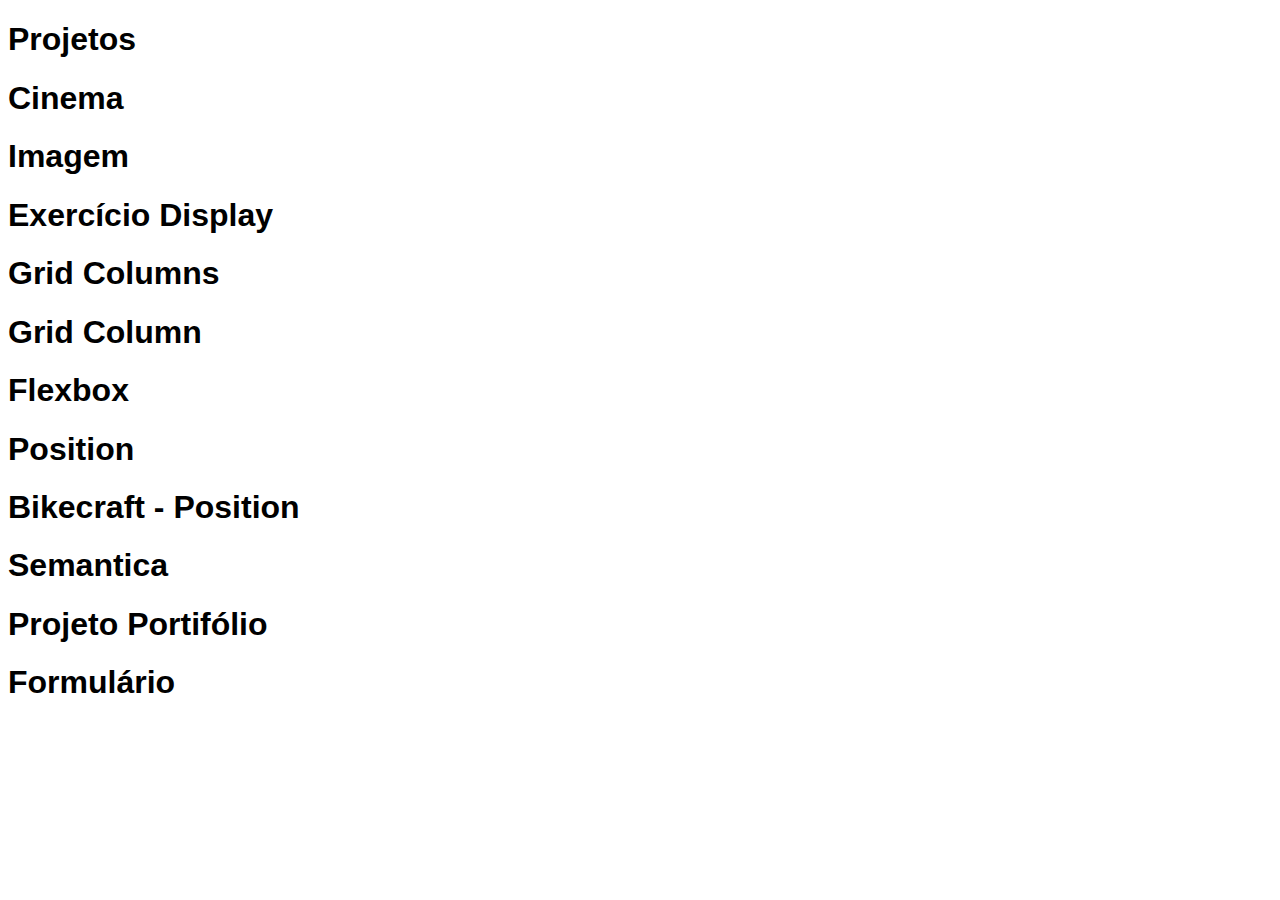
<file: index.html>
<!DOCTYPE html>
<html lang="en">

<head>
  <meta charset="UTF-8">
  <meta name="viewport" content="width=device-width, initial-scale=1.0">
  <link rel="stylesheet" href="./global.css">
  <title>Document</title>
</head>

<body>
  <h1>Projetos</h1>
  <h1><a href="/cinema/index.html">Cinema</a></h1>
  <h1><a href="/imagem/index.html">Imagem</a></h1>
  <h1><a href="/display-exercicio/index.html">Exercício Display</a></h1>
  <h1><a href="/grid-columns/index.html">Grid Columns</a></h1>
  <h1><a href="/grid-column/index.html">Grid Column</a></h1>
  <h1><a href="/flexbox/index.html">Flexbox</a></h1>
  <h1><a href="/position/index.html">Position</a></h1>
  <h1><a href="/exercicios/position/index.html">Bikecraft - Position</a></h1>
  <h1><a href="/semantica/index.html">Semantica</a></h1>
  <h1><a href="/projeto-portifolio/index.html">Projeto Portifólio</a></h1>
  <h1><a href="/formulario/index.html">Formulário</a></h1>
</body>

</html>
</file>
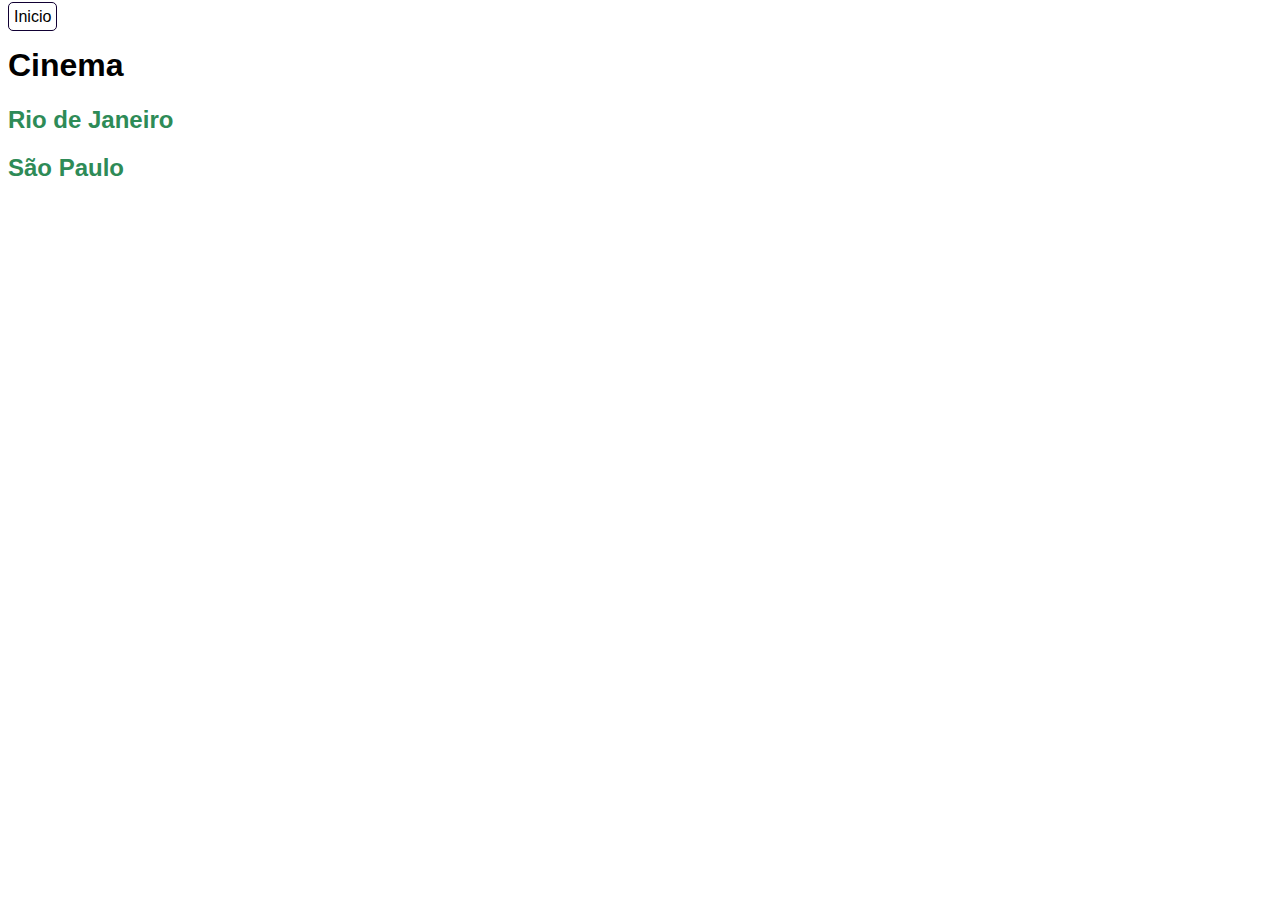
<file: cinema/index.html>
<!DOCTYPE html>
<html lang="en">

<head>
  <meta charset="UTF-8">
  <meta name="viewport" content="width=device-width, initial-scale=1.0">
  <link rel="stylesheet" href="./style.css">
  <title>Cinema</title>
</head>

<body>
  <a href="/index.html" class="inicio">Inicio</a>
  <h1>Cinema</h1>
  <h2><a href="./estados/rj.html">Rio de Janeiro</a></h2>
  <h2><a href="./estados/sp.html">São Paulo</a></h2>

</body>

</html>
</file>
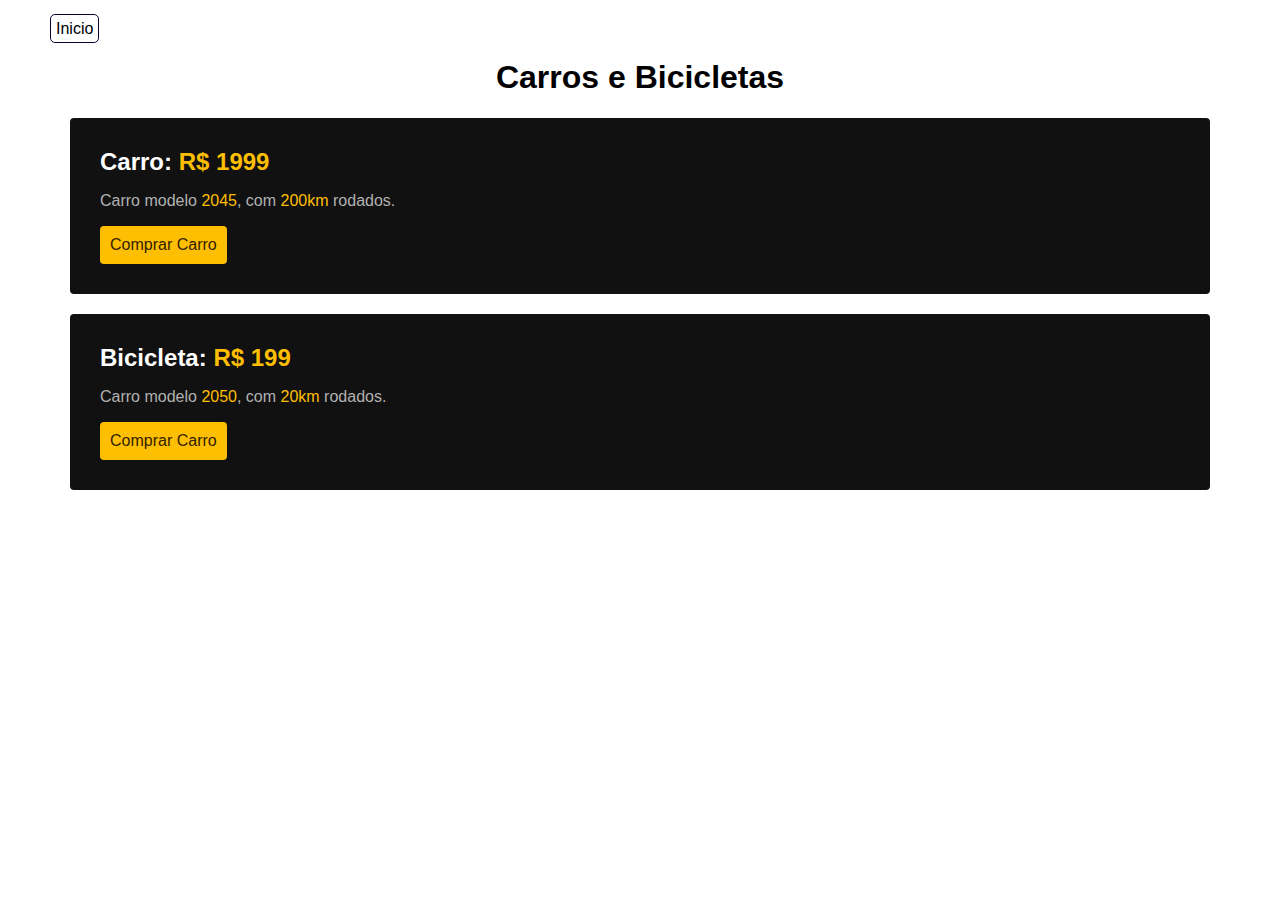
<file: display-exercicio/index.html>
<!DOCTYPE html>
<html lang="en">

<head>
  <meta charset="UTF-8">
  <meta name="viewport" content="width=device-width, initial-scale=1.0">
  <link rel="stylesheet" href="../global.css">
  <link rel="stylesheet" href="./style.css">
  <title>Carros e Bicicletas</title>
</head>

<header>
  <a href="/index.html">Inicio</a>
  <h1 class=".title">Carros e Bicicletas</h1>
</header>

<body>

  <div class="item">
    <h2>Carro: <span>R$ 1999</span></h2>
    <p>Carro modelo <span>2045</span>, com <span>200km</span> rodados.</p>
    <a href="/">Comprar Carro</a>
  </div>
  <div class="item">
    <h2>Bicicleta: <span>R$ 199</span></h2>
    <p>Carro modelo <span>2050</span>, com <span>20km</span> rodados.</p>
    <a href="/">Comprar Carro</a>
  </div>

</body>

</html>
</file>
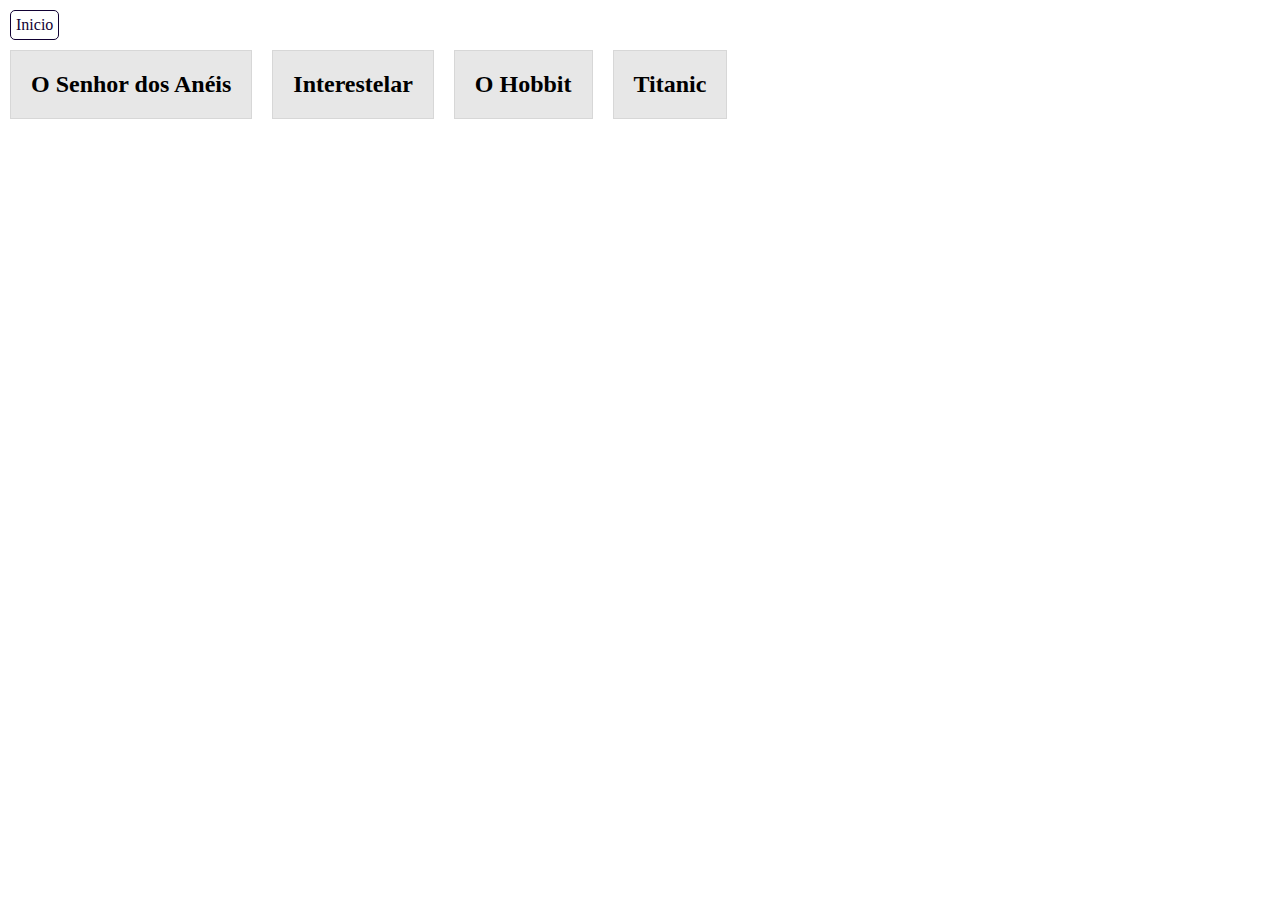
<file: flexbox/index.html>
<!DOCTYPE html>
<html lang="en">

<head>
  <meta charset="UTF-8">
  <meta name="viewport" content="width=device-width, initial-scale=1.0">
  <link rel="stylesheet" href="style.css">
  <link rel="stylesheet" href="/global.css">
  <title>Flexbox</title>
</head>

<body>
  <a href="/index.html" class="inicio">Inicio</a>
  <div class="flex">
    <h2>O Senhor dos Anéis</h2>
    <h2>Interestelar</h2>
    <h2>O Hobbit</h2>
    <h2>Titanic</h2>

  </div>
</body>

</html>
</file>
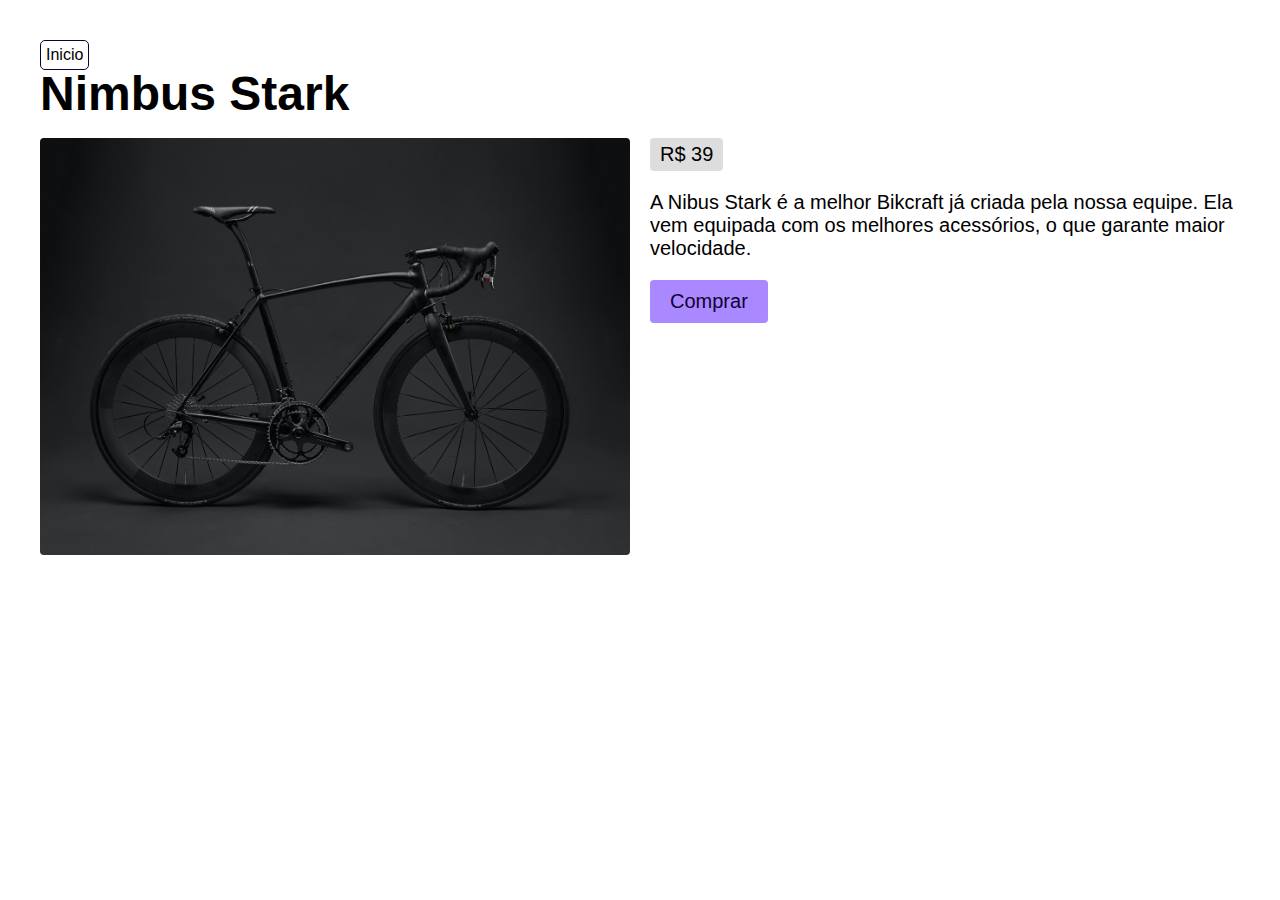
<file: grid-column/index.html>
<!DOCTYPE html>
<html lang="en">

<head>
  <meta charset="UTF-8">
  <meta name="viewport" content="width=device-width, initial-scale=1.0">
  <link rel="stylesheet" href="./style.css">
  <title>Grid Column</title>
</head>

<body>
  <a href="/index.html" class="inicio">Inicio</a>
  <div class="grid">
    <h1 class="titulo">Nimbus Stark</h1>
    <img class="foto" src="/img/bicicleta.jpg" alt="Bicicleta Preta">
    <div class="info">
      <span class="preco">R$ 39</span>
      <p class="descricao">A Nibus Stark é a melhor Bikcraft já criada pela nossa equipe. Ela vem equipada com os melhores acessórios, o que garante maior velocidade.
      </p>
      <a href="#" class="comprar">Comprar</a>
    </div>
  </div>
</body>

</html>
</file>
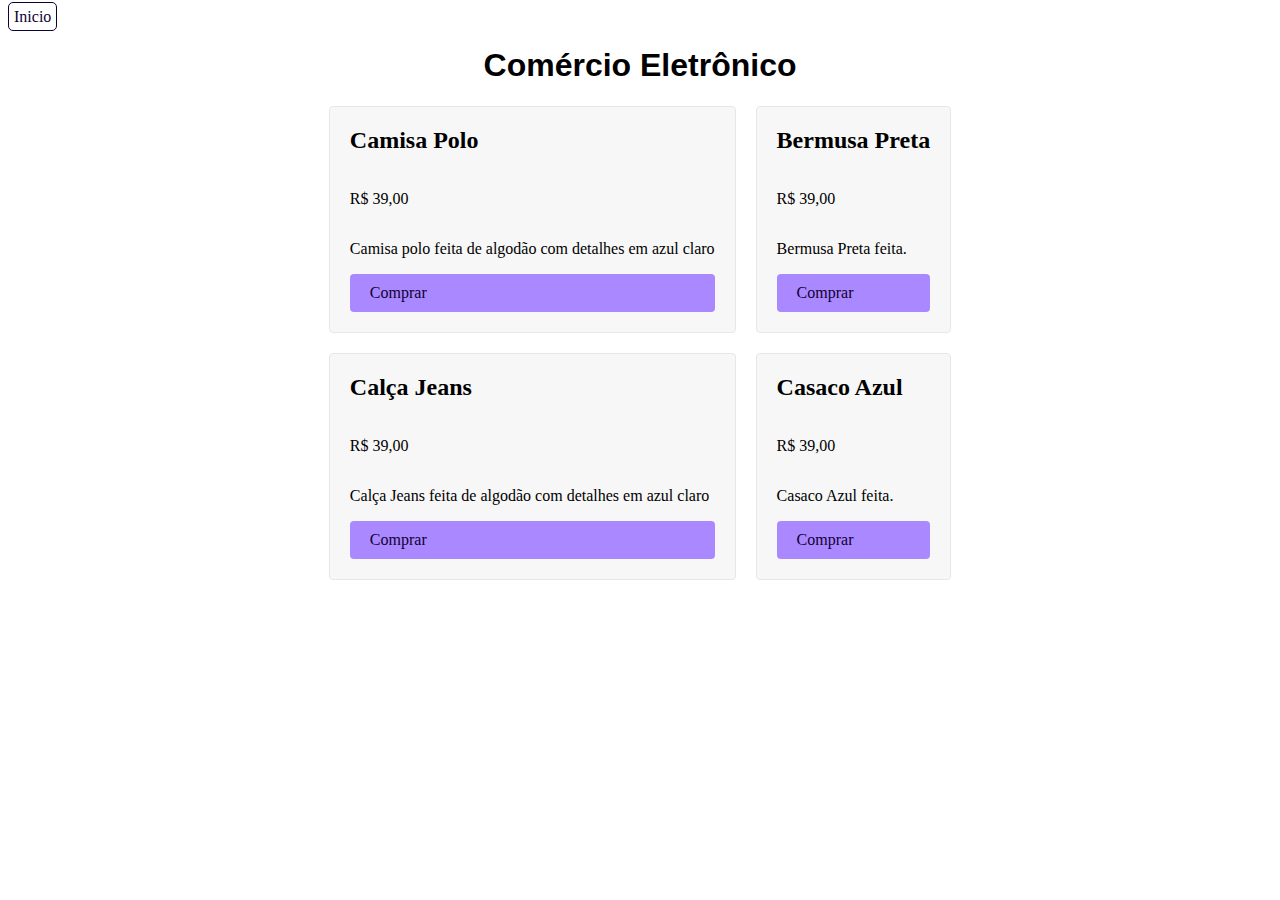
<file: grid-columns/index.html>
<!DOCTYPE html>
<html lang="en">

<head>
  <meta charset="UTF-8">
  <meta name="viewport" content="width=device-width, initial-scale=1.0">
  <link rel="stylesheet" href="./style.css">
  <link rel="stylesheet" href="/global.css">
  <title>Grid columns</title>
</head>

<body>
  <a href="/index.html" class="inicio">Inicio</a>
  <h1>Comércio Eletrônico</h1>
  <div class="grid">
    <div class="item">
      <h2>Camisa Polo</h2>
      <p>R$ 39,00</p>
      <p>Camisa polo feita de algodão com detalhes em azul claro</p>
      <a href="#" class="comprar">Comprar</a>
    </div>
    <div class="item">
      <h2>Bermusa Preta</h2>
      <p>R$ 39,00</p>
      <p>Bermusa Preta feita.</p>
      <a href="#" class="comprar">Comprar</a>
    </div>
    <div class="item">
      <h2>Calça Jeans</h2>
      <p>R$ 39,00</p>
      <p>Calça Jeans feita de algodão com detalhes em azul claro</p>
      <a href="#" class="comprar">Comprar</a>
    </div>
    <div class="item">
      <h2>Casaco Azul</h2>
      <p>R$ 39,00</p>
      <p>Casaco Azul feita.</p>
      <a href="#" class="comprar">Comprar</a>
    </div>
  </div>
</body>

</html>
</file>
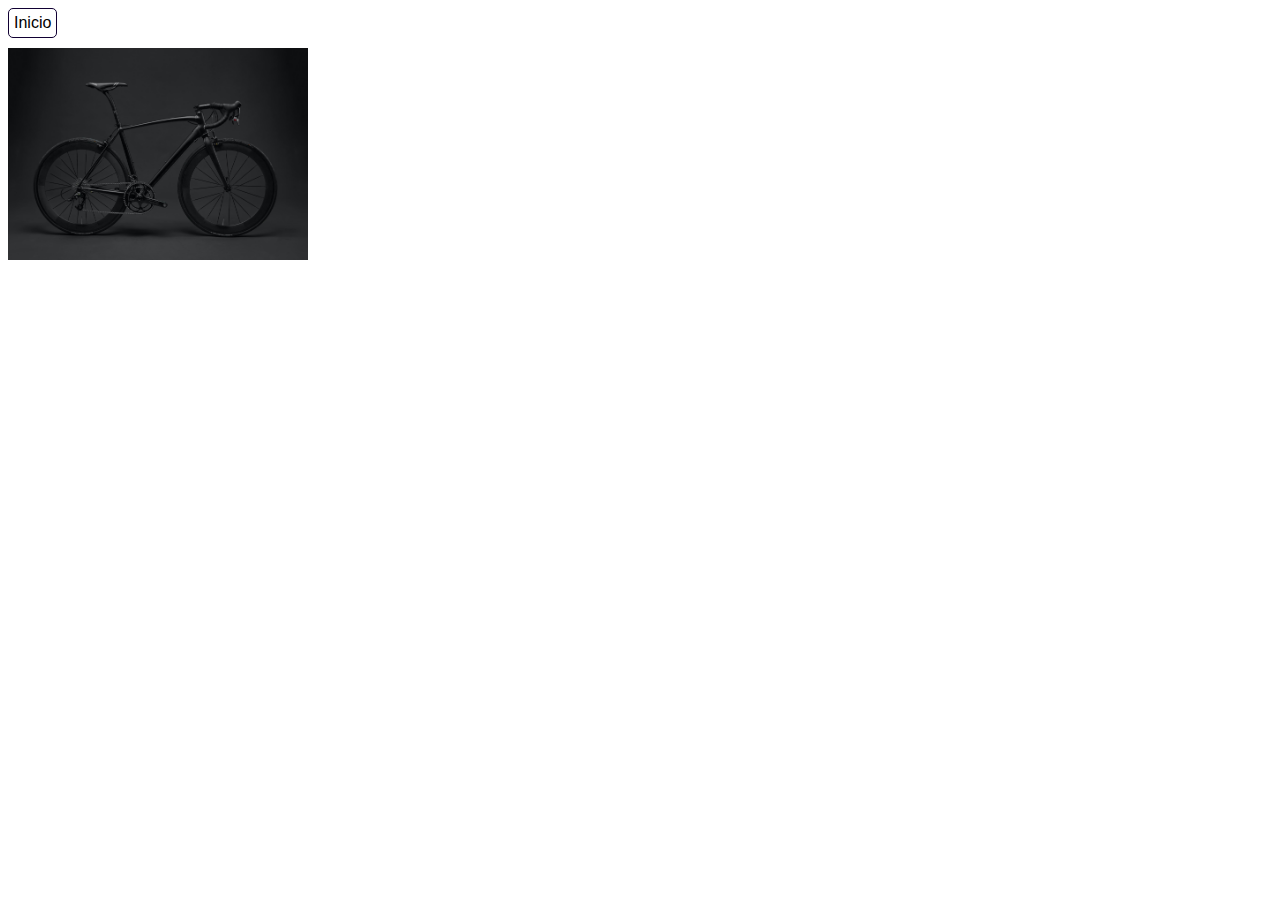
<file: imagem/index.html>
<!DOCTYPE html>
<html lang="en">

<head>
  <meta charset="UTF-8">
  <meta name="viewport" content="width=device-width, initial-scale=1.0">
  <link rel="stylesheet" href="./style.css">
  <title>Document</title>
</head>

<body>
  <a href="/index.html">Inicio</a>
  <div>
    <img src="/img/bicicleta.jpg" alt="Bicicleta Preta">
  </div>
</body>

</html>
</file>
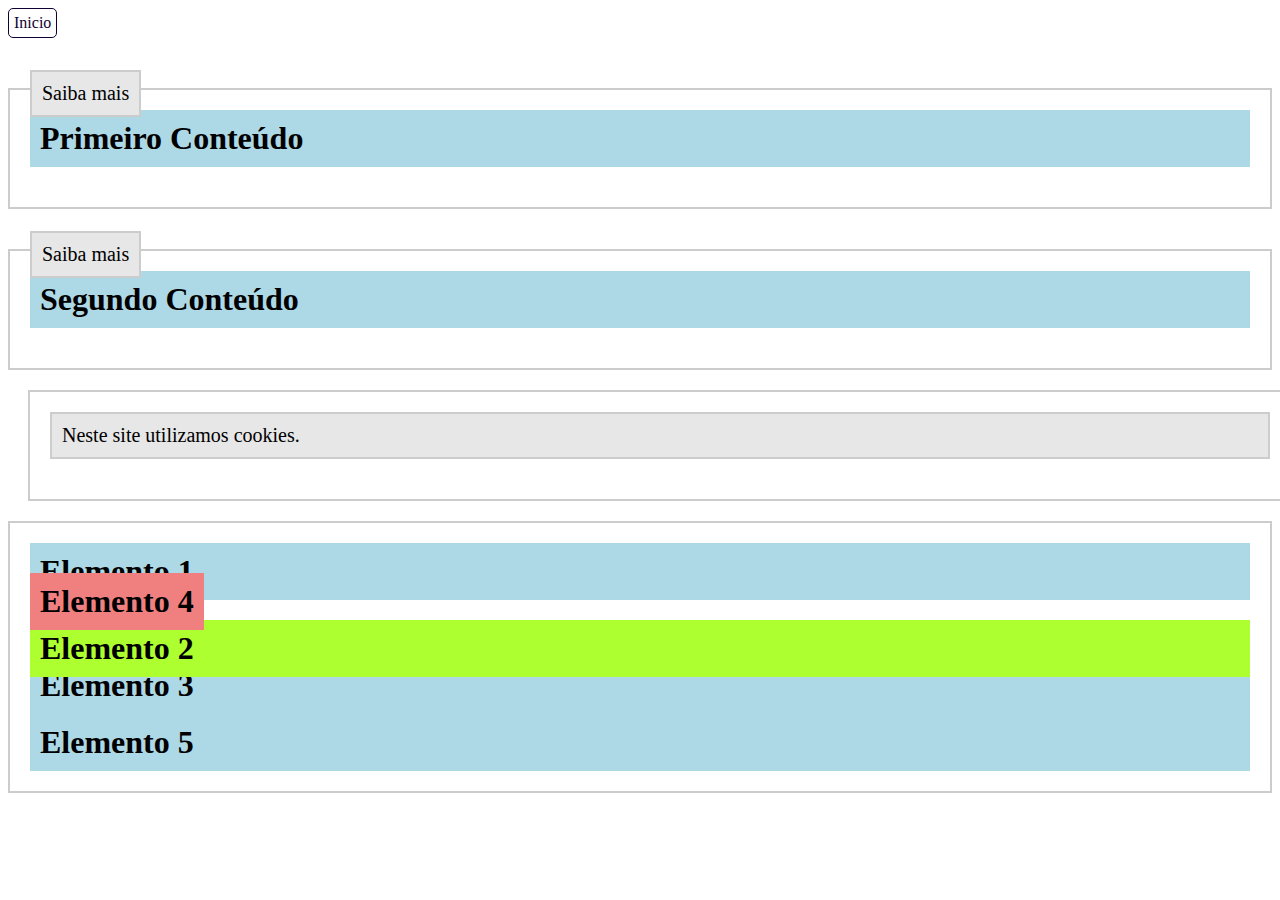
<file: position/index.html>
<!DOCTYPE html>
<html lang="en">

<head>
  <meta charset="UTF-8">
  <meta name="viewport" content="width=device-width, initial-scale=1.0">
  <link rel="stylesheet" href="style.css">
  <title>Position</title>
</head>

<body>
  <a href="/index.html" class="inicio">Inicio</a>
  <!-- Position absolute | relative -->
  <div class="position">
    <div>
      <span>Saiba mais</span>
      <h1>Primeiro Conteúdo</h1>
    </div>
    <div>
      <span>Saiba mais</span>
      <h1>Segundo Conteúdo</h1>
    </div>
    <div class="fixo">
      <p>Neste site utilizamos cookies.</p>
    </div>
  </div>
  <!-- Position absolute | relative -->

  <div class="z-index">
    <h1>Elemento 1</h1>
    <h1 class="index1">Elemento 2</h1>
    <h1>Elemento 3</h1>
    <h1 class="index2">Elemento 4</h1>
    <h1>Elemento 5</h1>
  </div>
</body>

</html>
</file>
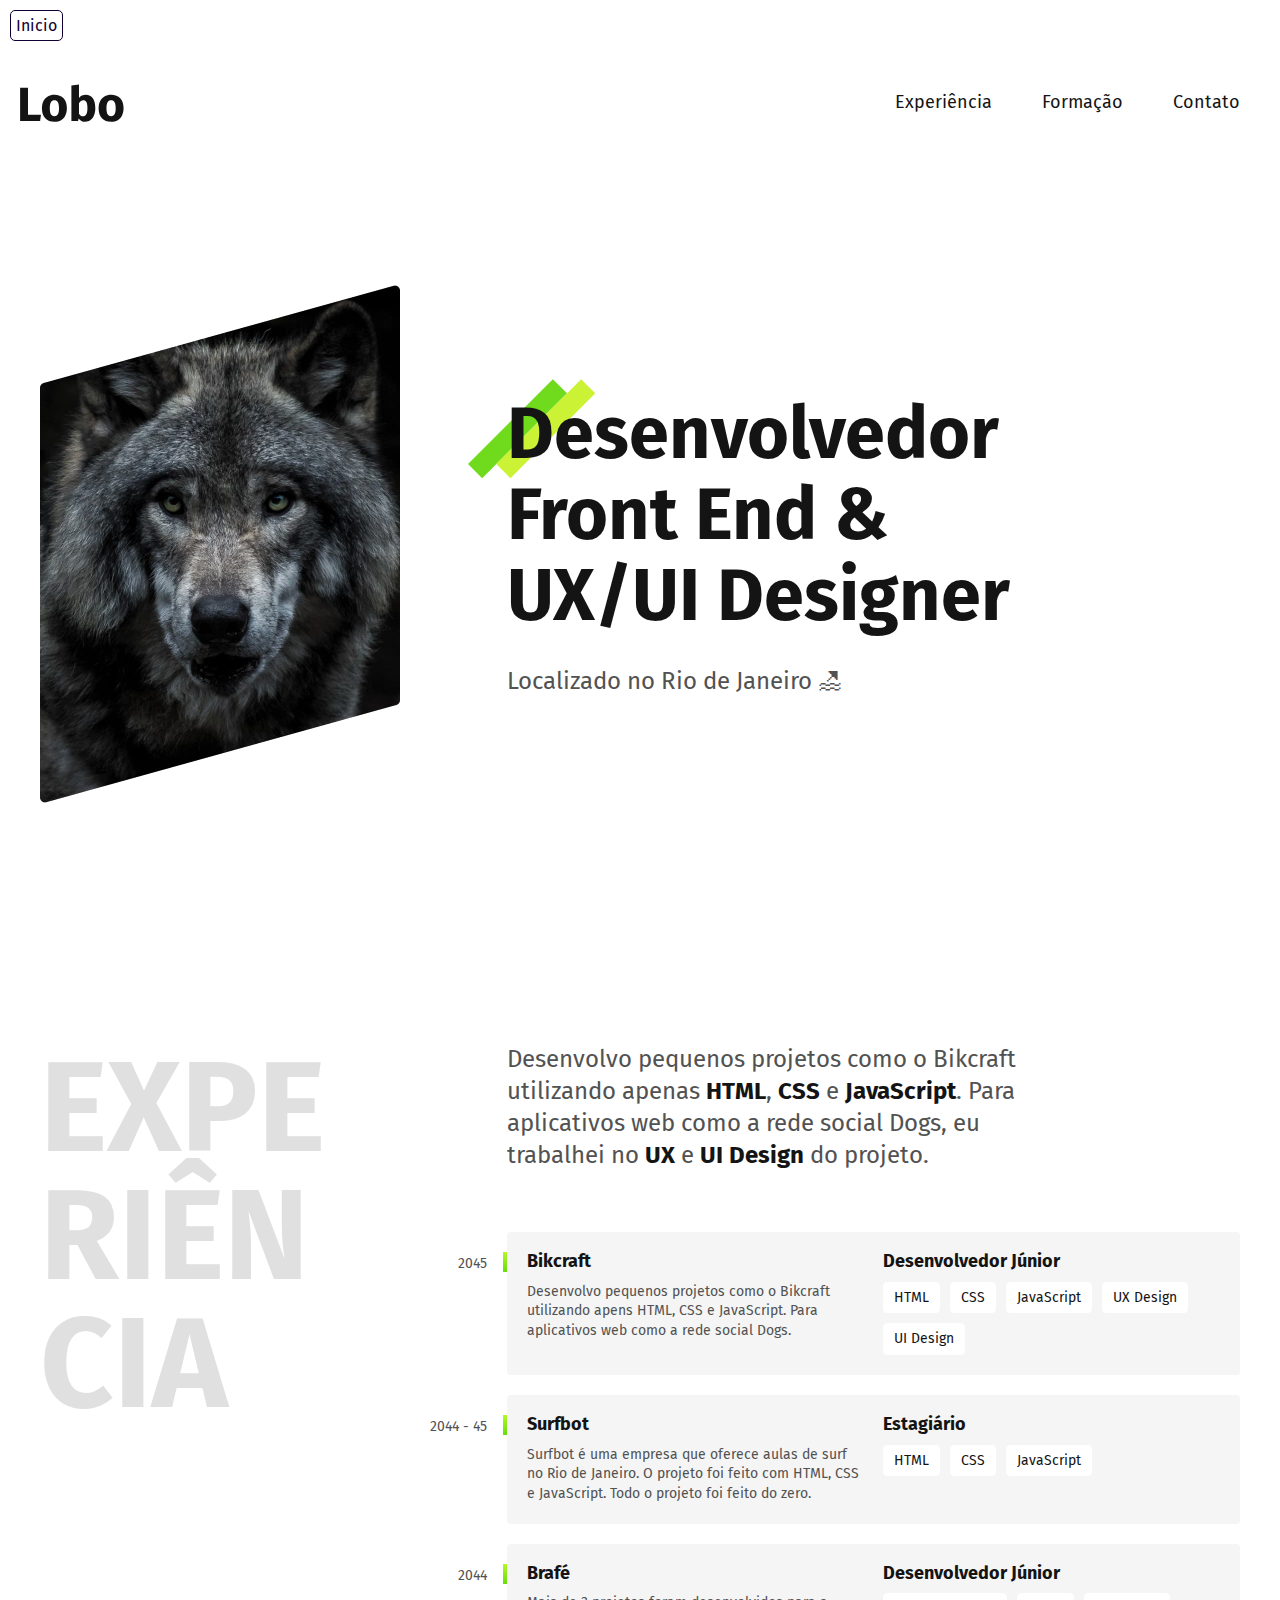
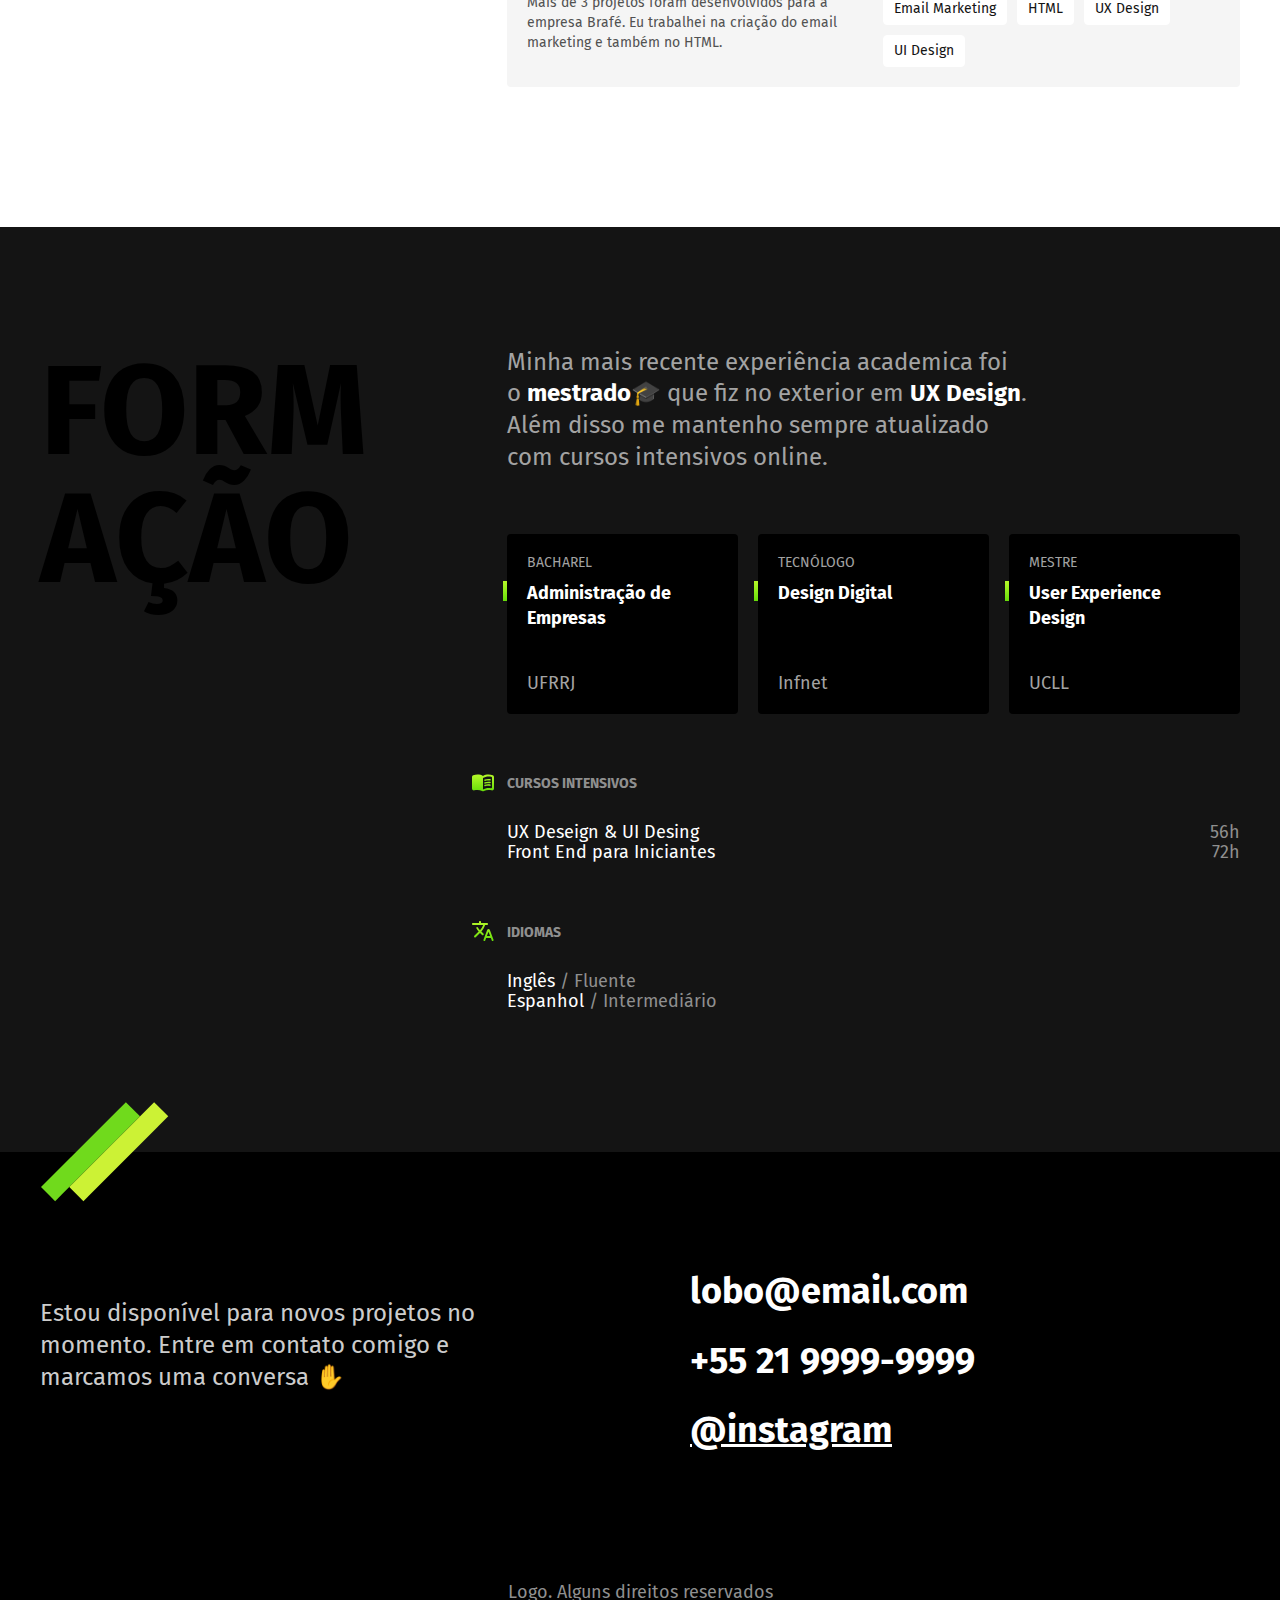
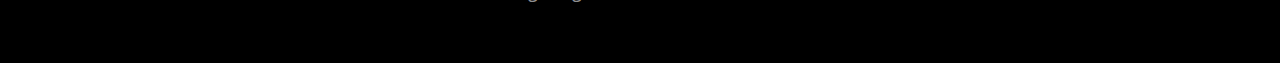
<file: projeto-portifolio/index.html>
<!DOCTYPE html>
<html lang="pt-br">

<head>
  <meta charset="UTF-8">
  <meta name="viewport" content="width=device-width, initial-scale=1.0">
  <link rel="stylesheet" href="./css/style.css">

  <link rel="preconnect" href="https://fonts.googleapis.com">
  <link rel="preconnect" href="https://fonts.gstatic.com" crossorigin>
  <link href="https://fonts.googleapis.com/css2?family=Fira+Sans:wght@400;700&display=swap" rel="stylesheet">

  <title>Lobo - Desenvolvedor e Designer</title>
  <link rel="icon" href="./favicon.svg" type="image/svg-xml">
  <meta name="description" content="Desenvolvedor Front End e UX/UI Designer localizado no Rio de Janeiro">
</head>

<body>
  <a href="/index.html" class="inicio">Inicio</a>
  <header class="header">
    <img src="img/marca.svg" alt="Marca do site" width="104" height="38">
    <nav>
      <ul class="header-menu">
        <li><a href="#experiencia">Experiência</a></li>
        <li><a href="#formacao">Formação</a></li>
        <li><a href="#contato">Contato</a></li>
      </ul>
    </nav>
  </header>

  <main class="container introducao">
    <img src="./img/perfil.jpg" alt="Lobo" width="360" height="520">
    <div>
      <h1>Desenvolvedor<br> Front End &<br> UX/UI Designer</h1>
      <p>Localizado no Rio de Janeiro 🏖</p>
    </div>
  </main>

  <section class="container experiencia" id="experiencia" aria-label="Experiência">
    <h2 class="subtitulo">Experiência</h2>
    <div>

      <p class="container-texto experiencia-texto">Desenvolvo pequenos projetos como o Bikcraft utilizando apenas <strong>HTML</strong>,
        <strong>CSS</strong> e <strong>JavaScript</strong>. Para aplicativos web como a rede social Dogs, eu
        trabalhei no <strong>UX</strong> e <strong>UI Design</strong> do projeto.
      </p>

      <div class="empresa detalhe-colorido">
        <span class="empresa-ano">2045</span>
        <h3 class="empresa-titulo">Bikcraft</h3>
        <span class="empresa-titulo">Desenvolvedor Júnior</span>

        <p class="empresa-texto">Desenvolvo pequenos projetos como o Bikcraft utilizando apens HTML, CSS e JavaScript. Para aplicativos web como a rede social Dogs.</p>

        <ul class="empresa-habilidades">
          <li>HTML</li>
          <li>CSS</li>
          <li>JavaScript</li>
          <li>UX Design</li>
          <li>UI Design</li>
        </ul>
      </div>

      <div class="empresa detalhe-colorido">
        <span class="empresa-ano">2044 - 45</span>
        <h3 class="empresa-titulo">Surfbot</h3>
        <span class="empresa-titulo">Estagiário</span>

        <p class="empresa-texto">Surfbot é uma empresa que oferece aulas de surf no Rio de Janeiro. O projeto foi feito com HTML, CSS e JavaScript. Todo o projeto foi feito do zero.</p>

        <ul class="empresa-habilidades">
          <li>HTML</li>
          <li>CSS</li>
          <li>JavaScript</li>
        </ul>
      </div>

      <div class="empresa detalhe-colorido">
        <span class="empresa-ano">2044</span>
        <h3 class="empresa-titulo">Brafé</h3>
        <span class="empresa-titulo">Desenvolvedor Júnior</span>

        <p class="empresa-texto">Mais de 3 projetos foram desenvolvidos para a empresa Brafé. Eu trabalhei na criação do email marketing e também no HTML.</p>

        <ul class="empresa-habilidades">
          <li>Email Marketing</li>
          <li>HTML</li>
          <li>UX Design</li>
          <li>UI Design</li>
        </ul>
      </div>
    </div>
    </div>
  </section>

  <section class="formacao" id="formacao" aria-label="Formação">
    <div class="container">
      <h2 class="subtitulo">Formação</h2>

      <div>
        <p class="container-texto formacao-texto">Minha mais recente experiência academica foi o <strong>mestrado</strong>🎓 que fiz no exterior em <strong>UX Design</strong>. Além disso me mantenho sempre atualizado com cursos intensivos online.</p>

        <ul class="faculdade-lista">
          <li class="faculdade">
            <span class="faculdade-tipo">Bacharel</span>
            <h3 class="faculdade-curso detalhe-colorido">Administração de Empresas</h3>
            <span class="faculdade-instituicao">UFRRJ</span>
          </li>
          <li class="faculdade">
            <span class="faculdade-tipo">Tecnólogo</span>
            <h3 class="faculdade-curso">Design Digital</h3>
            <span class="faculdade-instituicao">Infnet</span>
          </li>
          <li class="faculdade">
            <span class="faculdade-tipo">Mestre</span>
            <h3 class="faculdade-curso">User Experience Design</h3>
            <span class="faculdade-instituicao">UCLL</span>
          </li>
        </ul>

        <div class="formacao-extra">
          <div class="cursos">
            <h3>Cursos Intensivos</h3>
            <ul>
              <li>UX Deseign & UI Desing <span>56h</span></li>
              <li>Front End para Iniciantes <span>72h</span></li>
            </ul>
          </div>

          <div class="idiomas">
            <h3>Idiomas</h3>
            <ul>
              <li>Inglês <span>/ Fluente</span></li>
              <li>Espanhol <span>/ Intermediário</span></li>
            </ul>
          </div>
        </div>
      </div>
    </div>
  </section>

  <footer class="footer" id="contato">
    <div class="container">
      <p class="footer-texto container-texto">Estou disponível para novos projetos no momento. Entre em contato comigo e marcamos uma conversa ✋</p>
      <ul class="footer-contato">
        <li>lobo@email.com</li>
        <li>+55 21 9999-9999</li>
        <li><a href="/">@instagram</a></li>
      </ul>
      <p class="footer-copy">Logo. Alguns direitos reservados</p>
    </div>
  </footer>
</body>

</html>
</file>
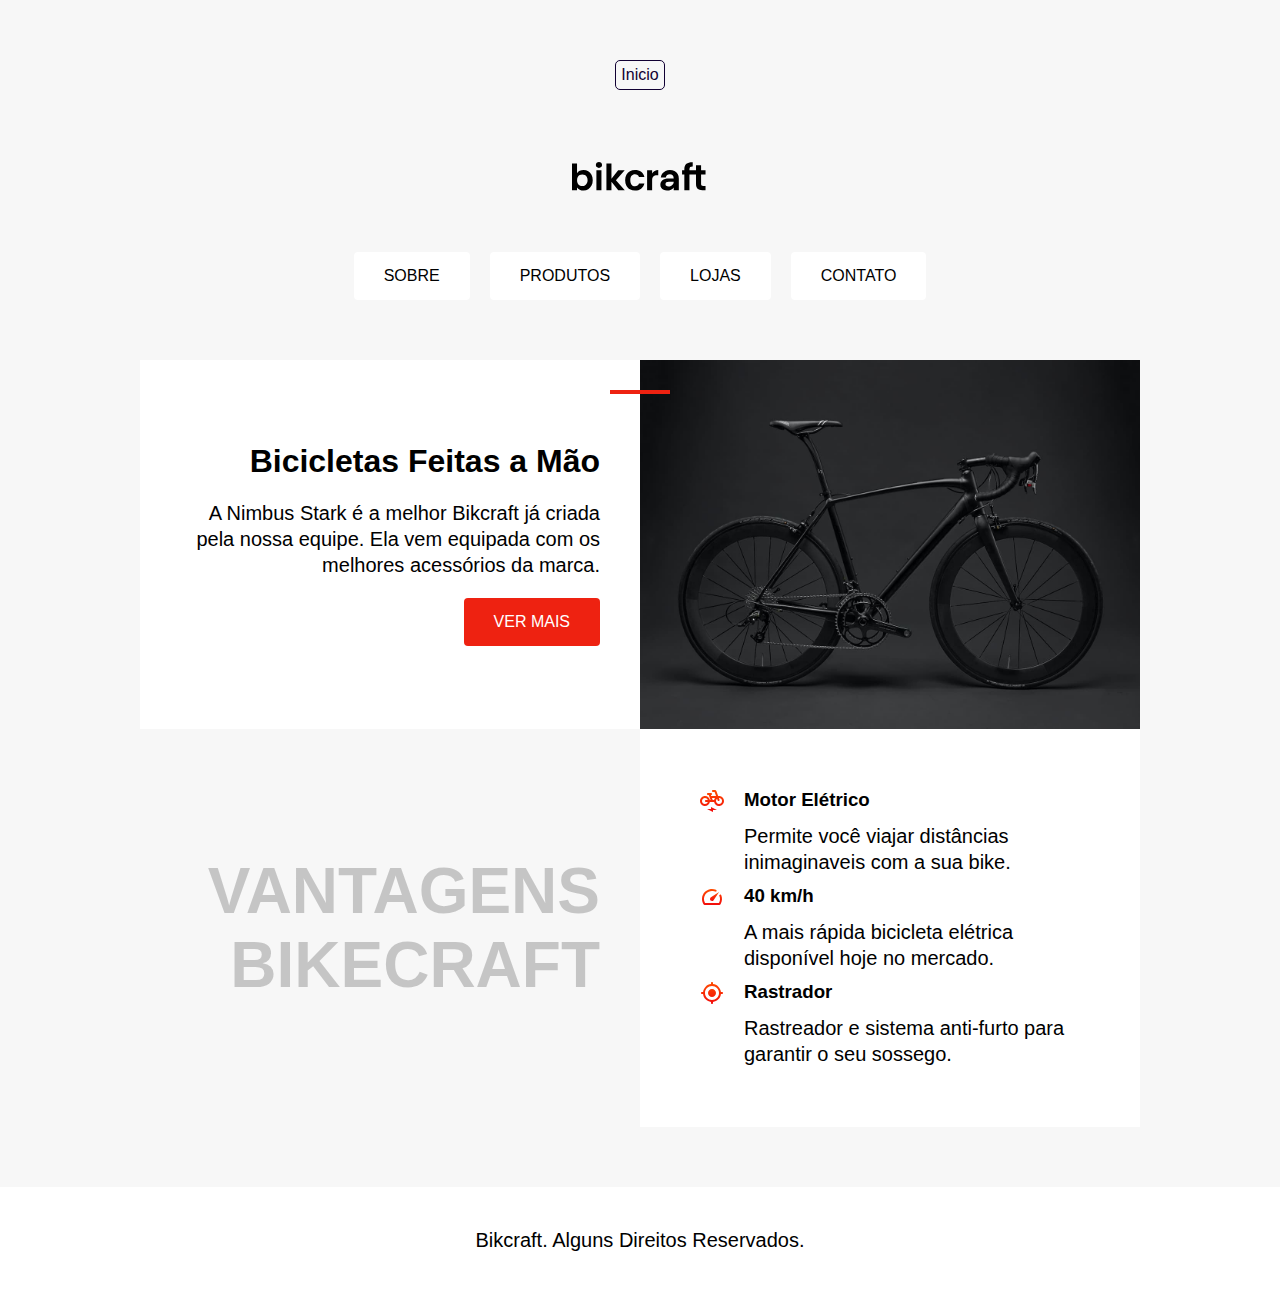
<file: exercicios/position/index.html>
<!DOCTYPE html>
<html lang="en">

<head>
  <meta charset="UTF-8">
  <meta name="viewport" content="width=device-width, initial-scale=1.0">
  <link rel="stylesheet" href="./style.css">
  <title>Bikcraft</title>
</head>

<body>
  <a href="/index.html" class="inicio">Inicio</a>
  <img src="./img/bikcraft.svg" alt="Bikcraft">

  <div class="menu">
    <a href="#">SOBRE</a>
    <a href="#">PRODUTOS</a>
    <a href="#">LOJAS</a>
    <a href="#">CONTATO</a>
  </div>

  <div class="conteudo">
    <div class="introducao">
      <span class="detalhe"></span>
      <h1>Bicicletas Feitas a Mão</h1>
      <p>A Nimbus Stark é a melhor Bikcraft já criada pela nossa equipe. Ela vem equipada com os melhores acessórios da marca.</p>
      <a class="botao" href="/">Ver Mais</a>
    </div>

    <img src="./img/bicicleta.jpg" alt="Bicicleta Bikecraft Preta">

    <h2 class="subtitulo">Vantagens Bikecraft</h2>

    <div class="vantagens">
      <div class="vantagens-item">
        <img src="./img/eletrica.svg" alt="">
        <h3>Motor Elétrico</h3>
        <p>Permite você viajar distâncias inimaginaveis com a sua bike.</p>

        <img src="./img/velocidade.svg" alt="">
        <h3>40 km/h</h3>
        <p>A mais rápida bicicleta elétrica disponível hoje no mercado.</p>

        <img src="./img/rastreador.svg" alt="">
        <h3>Rastrador</h3>
        <p>Rastreador e sistema anti-furto para garantir o seu sossego.</p>
      </div>
    </div>
  </div>

  <div class="rodape">
    <p>Bikcraft. Alguns Direitos Reservados.</p>
  </div>
</body>

</html>
</file>
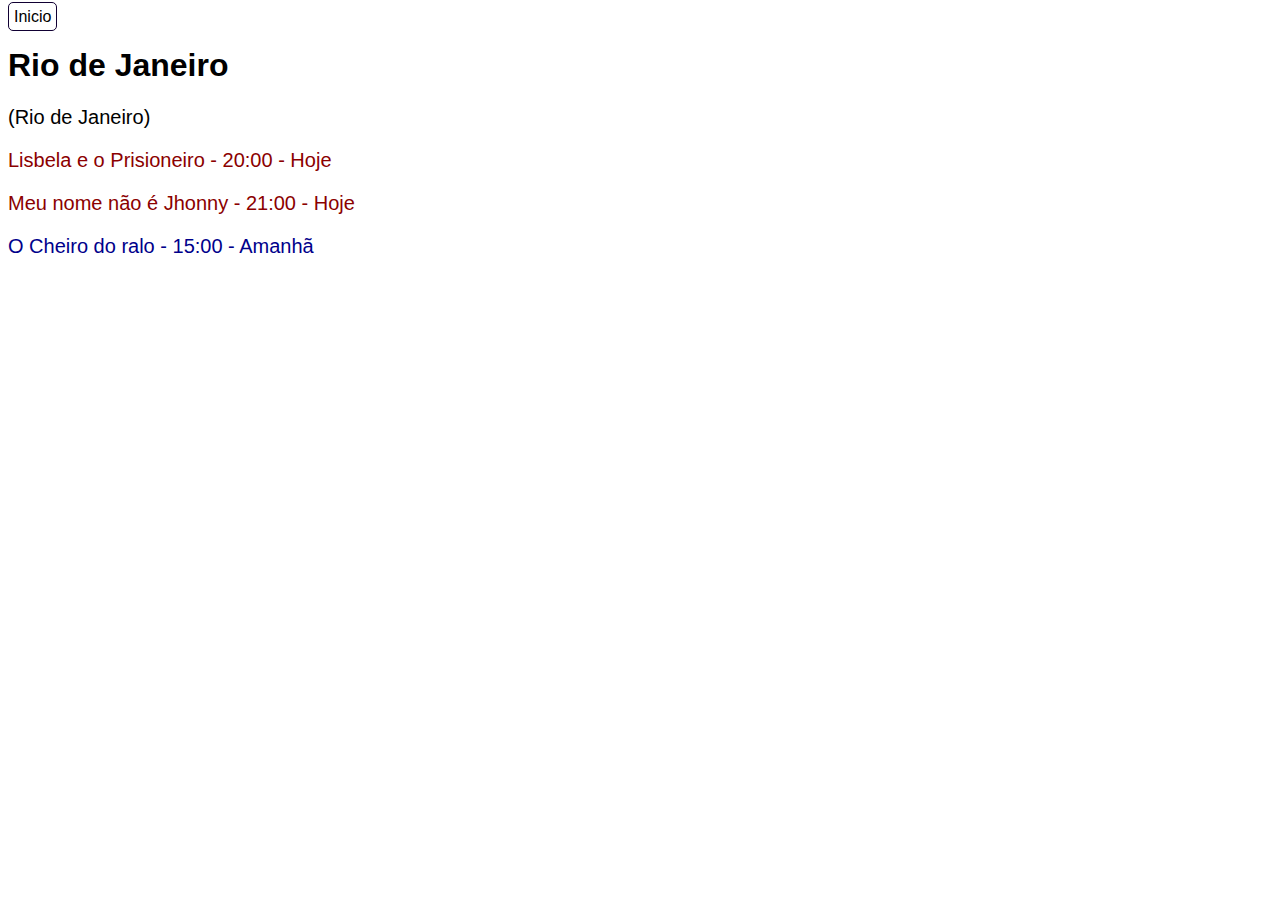
<file: cinema/estados/rj.html>
<!DOCTYPE html>
<html lang="en">

<head>
  <meta charset="UTF-8">
  <meta name="viewport" content="width=device-width, initial-scale=1.0">
  <link rel="stylesheet" href="../style.css">
  <title>Rio de Janeiro</title>
</head>

<body>
  <a href="../index.html" class="inicio">Inicio</a>
  <h1>Rio de Janeiro</h1>
  <p>(Rio de Janeiro)</p>
  <p class="hoje">Lisbela e o Prisioneiro - 20:00 - Hoje</p>
  <p class="hoje">Meu nome não é Jhonny - 21:00 - Hoje</p>
  <p class="amanha">O Cheiro do ralo - 15:00 - Amanhã</p>
</body>

</html>
</file>
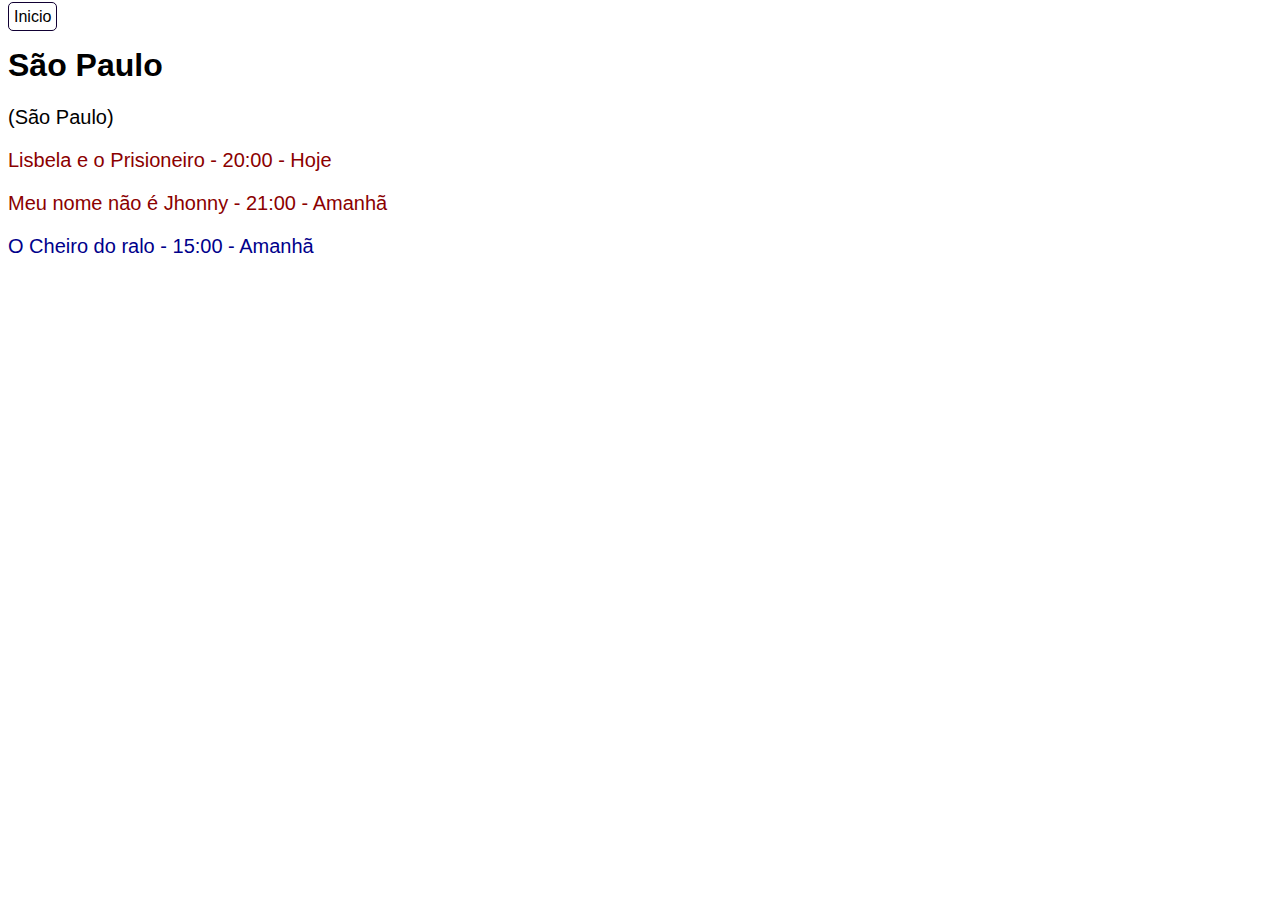
<file: cinema/estados/sp.html>
<!DOCTYPE html>
<html lang="en">

<head>
  <meta charset="UTF-8">
  <meta name="viewport" content="width=device-width, initial-scale=1.0">
  <link rel="stylesheet" href="../style.css">
  <title>São Paulo</title>
</head>

<body>
  <a href="../index.html" class="inicio">Inicio</a>
  <h1>São Paulo</h1>
  <p>(São Paulo)</p>
  <p class="hoje">Lisbela e o Prisioneiro - 20:00 - Hoje</p>
  <p class="hoje">Meu nome não é Jhonny - 21:00 - Amanhã</p>
  <p class="amanha">O Cheiro do ralo - 15:00 - Amanhã</p>
</body>

</html>
</file>
<file: global.css>
body h1 {
  font-family: Arial, Helvetica, sans-serif;
}

a {
  color: black;
  text-decoration: none;
}
</file>
<file: cinema/style.css>
.hoje {
  color: darkred;
}

.amanha {
  color: darkblue;
}

.inicio {
  color: black;
  text-decoration: none;
  border: 1px solid #103;
  border-radius: 5px;
  padding: 5px;
}

h2 a {
  color: seagreen;
  text-decoration: none;
}

p {
  font-size: 20px;
}

body {
  font-family: Arial, Helvetica, sans-serif;
}
</file>
<file: display-exercicio/style.css>
body {
  font-family: Arial, Helvetica, sans-serif;
  margin: 20px 50px;
}

header a {
  color: black;
  text-decoration: none;
  border: 1px solid #103;
  border-radius: 5px;
  padding: 5px;
}

header h1 {
  text-align: center;
}

.item {
  margin: 20px;
  padding: 30px;
  background-color: #111;
  border-radius: 4px;
  color: #fff;
}

h2 {
  margin: 0px;
}

span {
  color: #febe01;
}

p {
  color: #b2b2b2;
}

.item a {
  color: #332200;
  padding: 10px;
  border-radius: 4px;
  display: inline-block;
  background-color: #febe01;
}
</file>
<file: flexbox/style.css>
body {
  margin: 0px;
  padding: 10px;
}

.inicio {
  color: #103;
  text-decoration: none;
  border: 1px solid #103;
  border-radius: 5px;
  padding: 5px;
  display: inline-block;
  margin-bottom: 10px;
}

.flex {
  gap: 20px;
  display: flex;
  flex-wrap: wrap;
}

h2 {
  background: #e7e7e7;
  border: 1px solid #d7d7d7;
  padding: 20px;
  margin: 0px;
  flex-shrink: 0;
}
</file>
<file: grid-column/style.css>
.grid {
  display: grid;
  gap: 20px;
  grid-template-columns: repeat(2, 1fr);
}

.titulo {
  grid-column: 1 / -1;
}

.info {
  gap: 20px;
  display: grid;
  place-self: start;
  place-items: start;
}

/* Estilo Gerais */

body {
  font-family: Arial, Helvetica, sans-serif;
  margin: 40px;
}

h1,
p {
  margin: 0px;
}

h1 {
  font-size: 48px;
  line-height: 1;
}

p,
span {
  font-size: 20px;
}

img {
  max-width: 100%;
  border-radius: 4px;
}

.inicio {
  color: black;
  text-decoration: none;
  border: 1px solid #103;
  border-radius: 5px;
  padding: 5px;
  display: inline-block;
}

.comprar {
  background: #a8f;
  color: #103;
  padding: 10px 20px;
  text-decoration: none;
  border-radius: 4px;
  font-size: 20px;
}

.preco {
  background: #ddd;
  padding: 5px 10px;
  border-radius: 4px;
}
</file>
<file: grid-columns/style.css>
h1 {
  text-align: center;
}

h2 {
  margin-top: 0px;
}

.inicio {
  color: #103;
  border: 1px solid #103;
  border-radius: 5px;
  padding: 5px;
}

.comprar {
  background: #a8f;
  color: #103;
  padding: 10px 20px;
  text-decoration: none;
  border-radius: 4px;
}

.item {
  background-color: #f7f7f7;
  border: 1px solid #e7e7e7;
  padding: 20px;
  border-radius: 4px;
  display: grid;
}

.grid {
  display: grid;
  grid-template-columns: auto auto;
  gap: 20px;
  justify-content: center;
}
</file>
<file: imagem/style.css>
body {
  font-family: Arial, Helvetica, sans-serif;
}

a {
  color: black;
  text-decoration: none;
  border: 1px solid #103;
  border-radius: 5px;
  padding: 5px;
  display: inline-block;
  margin-bottom: 10px;
}

img {
  max-width: 100%;
  display: block;
}

div {
  width: 300px;
}
</file>
<file: position/style.css>
.z-index {
  position: relative;
  border: 2px solid #ccc;
  padding: 20px;
}

h1 {
  margin: 0px;
  padding: 10px;
  background: lightblue;
}

.index1 {
  position: relative;
  background: greenyellow;
  top: 20px;
  z-index: 0;
}

.index2 {
  position: absolute;
  background: lightcoral;
  top: 50px;
  z-index: 1;
}

/* Position absolute | relative */
.position div {
  border: 2px solid #ccc;
  margin-top: 40px;
  padding: 20px 20px 40px 20px;

  /* Seta o pai como position: relative para manter
  o filho dentro do pai */
  position: relative;
}

span {
  background-color: #e7e7e7;
  border: 2px solid #ccc;
  padding: 10px;
  font-size: 20px;
  margin: 0px;

  /* Seta o filho como aboslute para ficar dentro
  do componente pai */
  position: absolute;
  top: -20px;
}

.fixo p {
  background-color: #e7e7e7;
  border: 2px solid #ccc;
  padding: 10px;
  font-size: 20px;
  margin: 0px;
}

.fixo {
  position: fixed;
  right: 20px;
  left: 20px;
  bottom: 20px;
}
/* Position absolute | relative */

.inicio {
  color: #103;
  text-decoration: none;
  border: 1px solid #103;
  border-radius: 5px;
  padding: 5px;
  display: inline-block;
  margin-bottom: 10px;
}
</file>
<file: projeto-portifolio/css/style.css>
@import "./global.css";
@import "./header.css";
@import "./introducao.css";
@import "./experiencia.css";
@import "./formacao.css";
@import "./footer.css";
</file>
<file: exercicios/position/style.css>
body {
  gap: 60px;
  margin: 0px;
  display: grid;
  margin-top: 60px;
  background: #f7f7f7;
  justify-items: center;
  font-family: Arial, Helvetica, sans-serif;
}

img {
  max-width: 100%;
  display: block;
}

a {
  text-decoration: none;
}

p,
h1,
h2,
h3 {
  margin: 0px;
}

p {
  font-size: 20px;
  line-height: 1.3;
}

.inicio {
  color: #103;
  text-decoration: none;
  border: 1px solid #103;
  border-radius: 5px;
  padding: 5px;
  display: inline-block;
  margin-bottom: 10px;
}

.menu {
  display: flex;
  gap: 20px;
}

.menu a {
  color: #000000;
  padding: 15px 30px;
  border-radius: 4px;
  background: #ffffff;
  text-transform: uppercase;
}

.conteudo {
  display: grid;
  grid-template-columns: 1fr 1fr;
  max-width: 1000px;
}

.introducao {
  background: #fff;
  padding: 40px;
  text-align: right;
  position: relative;
  display: grid;
  align-content: center;
  gap: 20px;
  justify-items: end;
}

.detalhe {
  width: 60px;
  height: 4px;
  background: #e21;
  position: absolute;
  top: 30px;
  right: -30px;
}

.botao {
  background: #e21;
  color: #fff;
  padding: 15px 30px;
  border-radius: 4px;
  text-transform: uppercase;
}

.subtitulo {
  font-size: 64px;
  text-transform: uppercase;
  color: rgba(0, 0, 0, 0.2);
  text-align: right;
  padding: 40px;
  align-self: center;
}

.vantagens {
  background: #fff;
  padding: 40px;
}

.vantagens-item {
  display: grid;
  grid-template-columns: auto 1fr;
  gap: 10px 20px; /* Linha | Coluna */
  padding: 20px;
}

.vantagens-item p {
  grid-column: 2;
}

.rodape {
  background: #fff;
  width: 100%;
  text-align: center;
  padding: 40px;
  box-sizing: border-box;
}
</file>
